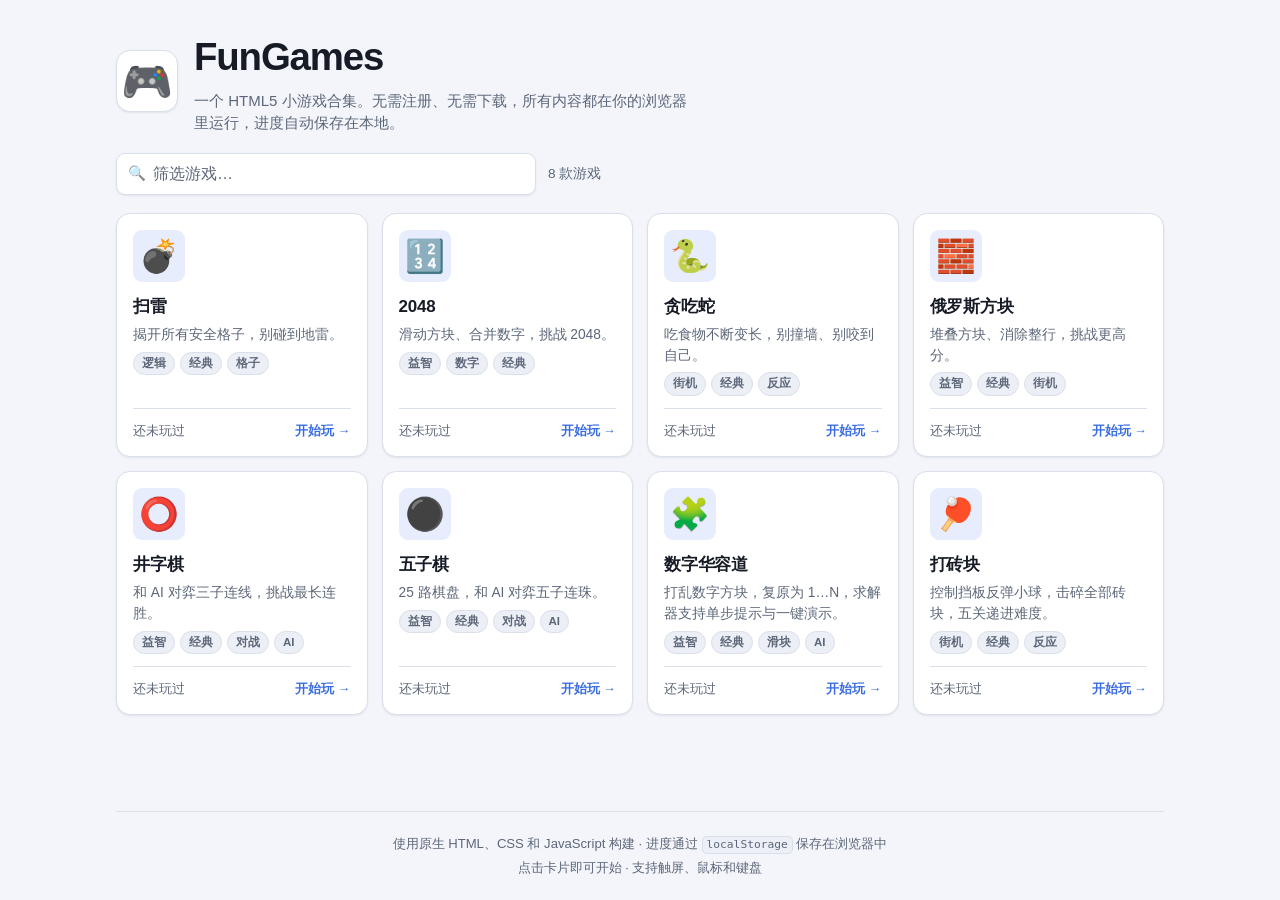
<file: index.html>
<!DOCTYPE html>
<html lang="zh-CN">
<head>
  <meta charset="UTF-8" />
  <meta name="viewport" content="width=device-width, initial-scale=1, viewport-fit=cover" />
  <meta name="description" content="FunGames —— 一个纯前端 HTML5 小游戏合集，无需下载，所有进度都保存在浏览器里。" />
  <meta name="theme-color" content="#0e1117" />
  <title>FunGames · HTML5 小游戏合集</title>
  <link rel="icon" href="data:image/svg+xml,%3Csvg xmlns='http://www.w3.org/2000/svg' viewBox='0 0 100 100'%3E%3Ctext y='.9em' font-size='90'%3E🎮%3C/text%3E%3C/svg%3E" />
  <link rel="stylesheet" href="css/style.css" />
</head>
<body>
  <div class="page page--home">
    <header class="home-hero">
      <div class="home-hero__row">
        <div class="home-hero__logo" aria-hidden="true">🎮</div>
        <div class="home-hero__text">
          <h1>FunGames</h1>
          <p>一个 HTML5 小游戏合集。无需注册、无需下载，所有内容都在你的浏览器里运行，进度自动保存在本地。</p>
        </div>
      </div>

      <div class="home-tools">
        <label class="search">
          <span class="search__icon" aria-hidden="true">🔍</span>
          <input id="game-filter" type="search" placeholder="筛选游戏…" autocomplete="off" aria-label="筛选游戏" />
        </label>
        <p class="game-count" id="game-count" aria-live="polite"></p>
      </div>
    </header>

    <main class="home-main">
      <div class="game-grid" id="game-list"></div>
      <div class="empty-state" id="empty-state" hidden>
        <div class="empty-state__icon" aria-hidden="true">🕹️</div>
        <h2>没有符合条件的游戏</h2>
        <p>换个关键词试试，或者清空筛选条件。</p>
      </div>
    </main>

    <footer class="site-footer">
      <p>
        使用原生 HTML、CSS 和 JavaScript 构建 ·
        进度通过 <code>localStorage</code> 保存在浏览器中
      </p>
      <p class="site-footer__hint">点击卡片即可开始 · 支持触屏、鼠标和键盘</p>
    </footer>
  </div>

  <noscript>
    <div class="noscript-note">
      <strong>需要启用 JavaScript。</strong>FunGames 是纯前端的 HTML5 小游戏合集，开启 JavaScript 后才能正常游玩。
    </div>
  </noscript>

  <script src="js/storage.js"></script>
  <script src="js/ui.js"></script>
  <script src="js/manifest.js"></script>
  <script src="js/app.js"></script>
</body>
</html>
</file>
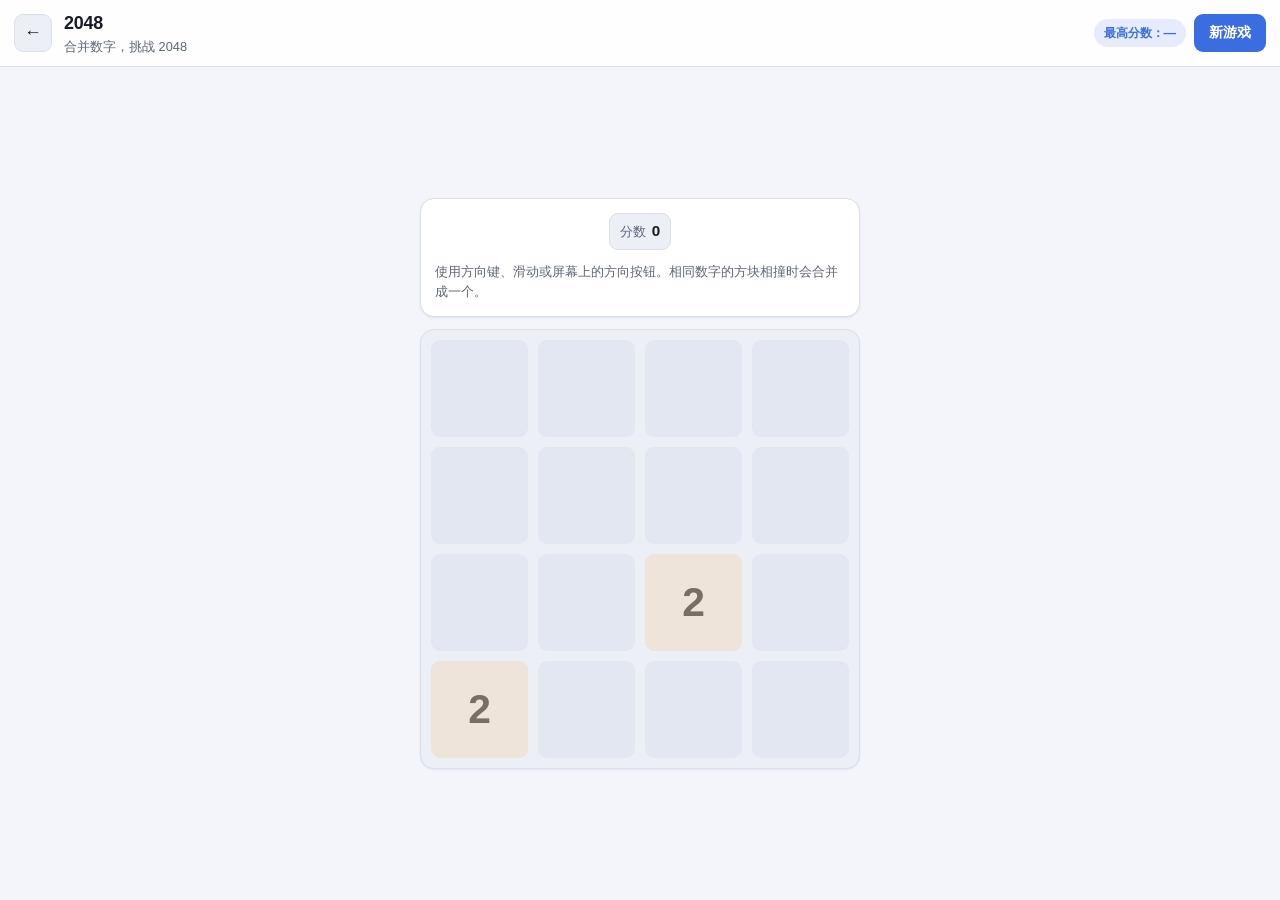
<file: games/2048.html>
<!DOCTYPE html>
<html lang="zh-CN">
<head>
  <meta charset="UTF-8" />
  <meta name="viewport" content="width=device-width, initial-scale=1, viewport-fit=cover" />
  <meta name="description" content="2048 —— 滑动并合并数字方块，挑战 2048。" />
  <title>2048 · FunGames</title>
  <link rel="icon" href="data:image/svg+xml,%3Csvg xmlns='http://www.w3.org/2000/svg' viewBox='0 0 100 100'%3E%3Ctext y='.9em' font-size='90'%3E🎮%3C/text%3E%3C/svg%3E" />
  <link rel="stylesheet" href="../css/style.css" />
</head>
<body>
  <div id="app"></div>
  <noscript>
    <div class="noscript-note"><strong>需要启用 JavaScript。</strong>开启后才能正常游玩。</div>
  </noscript>
  <script src="../js/storage.js"></script>
  <script src="../js/ui.js"></script>
  <script src="../js/games/2048.js"></script>
</body>
</html>
</file>
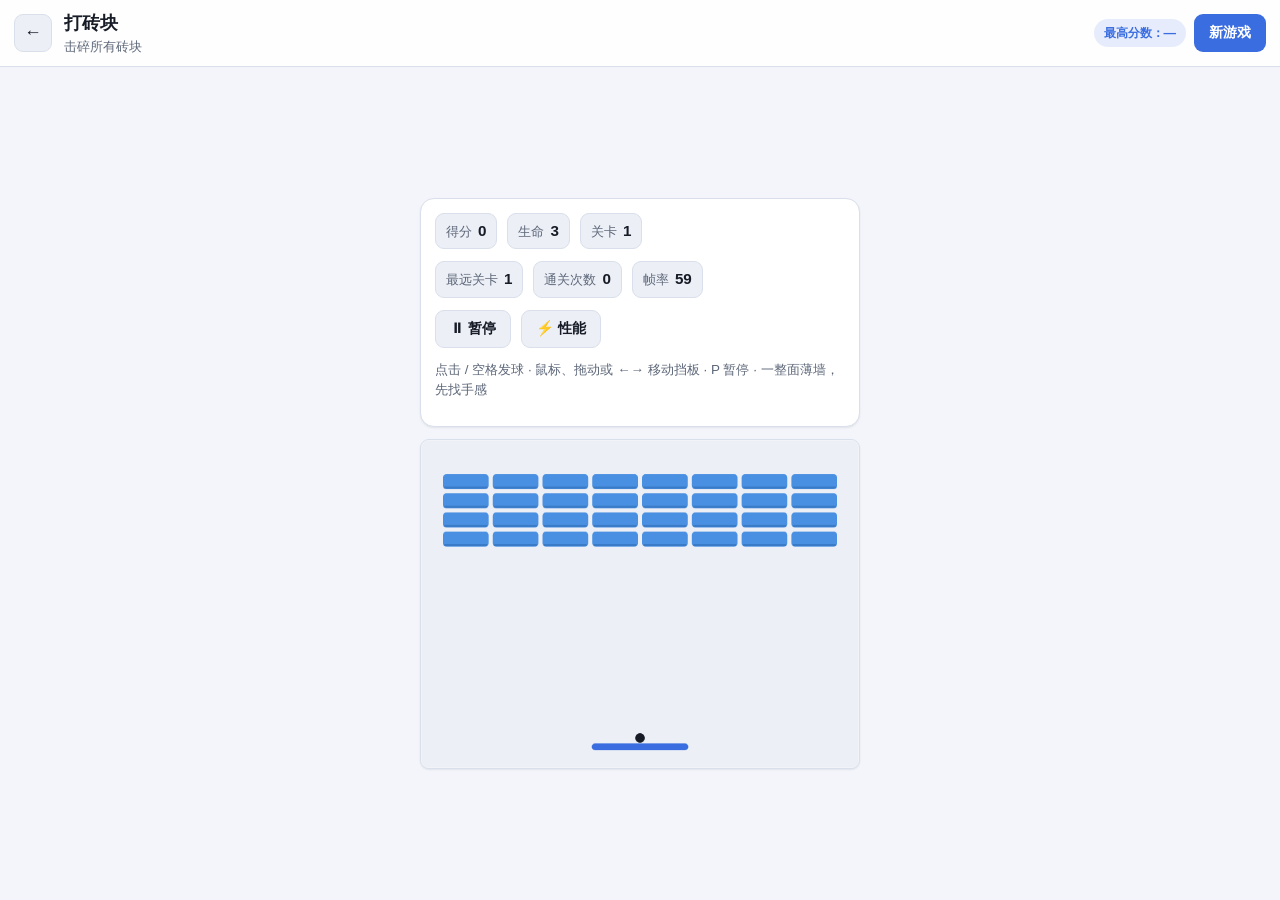
<file: games/breakout.html>
<!DOCTYPE html>
<html lang="zh-CN">
<head>
  <meta charset="UTF-8" />
  <meta name="viewport" content="width=device-width, initial-scale=1, viewport-fit=cover" />
  <meta name="description" content="打砖块 —— 控制挡板反弹小球，击碎所有砖块，五关递进难度。" />
  <title>打砖块 · FunGames</title>
  <link rel="icon" href="data:image/svg+xml,%3Csvg xmlns='http://www.w3.org/2000/svg' viewBox='0 0 100 100'%3E%3Ctext y='.9em' font-size='90'%3E🎮%3C/text%3E%3C/svg%3E" />
  <link rel="stylesheet" href="../css/style.css" />
</head>
<body>
  <div id="app"></div>
  <noscript>
    <div class="noscript-note"><strong>需要启用 JavaScript。</strong>开启后才能正常游玩。</div>
  </noscript>
  <script src="../js/storage.js"></script>
  <script src="../js/ui.js"></script>
  <script src="../js/games/breakout.js"></script>
</body>
</html>
</file>
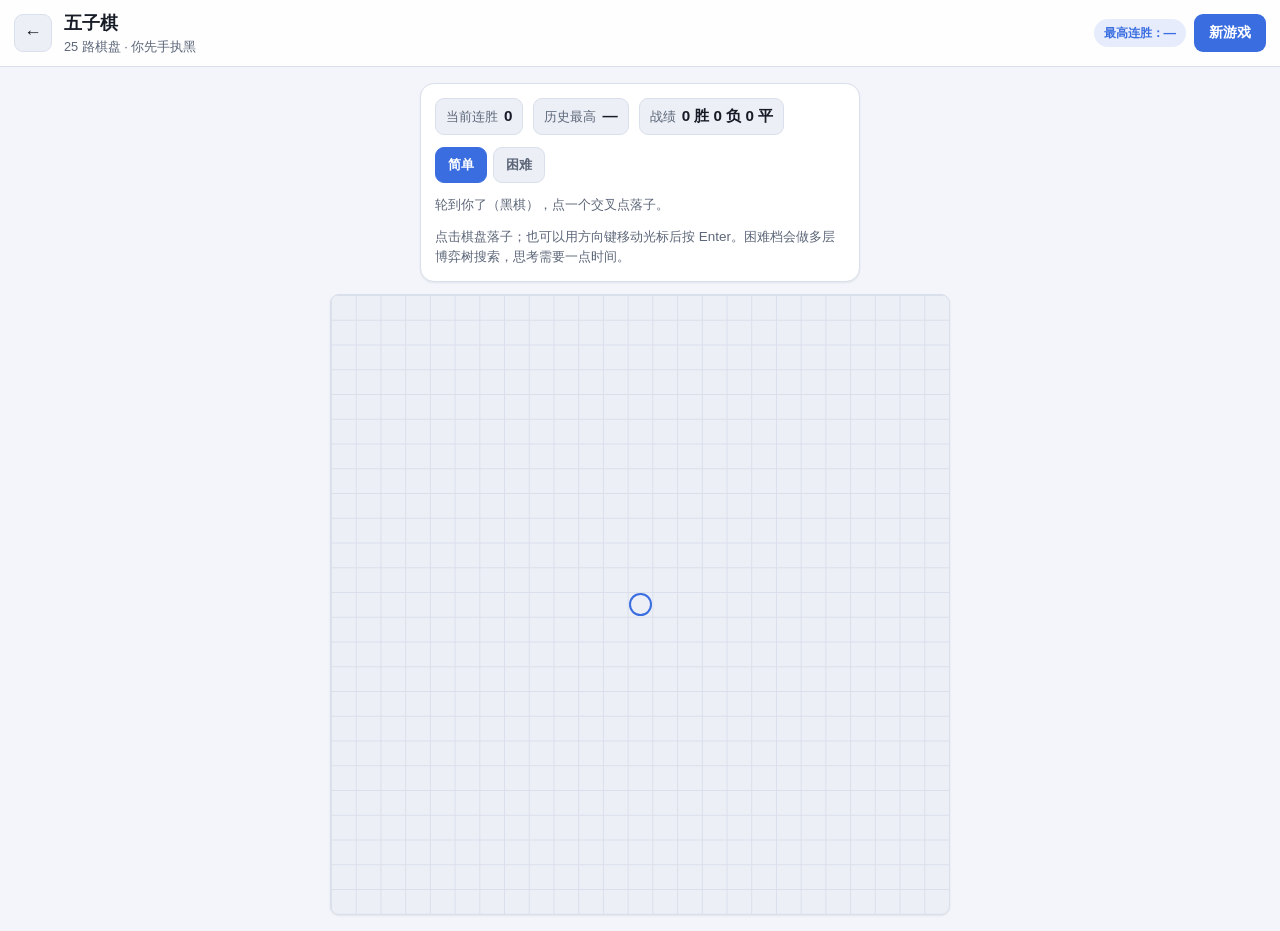
<file: games/gomoku.html>
<!DOCTYPE html>
<html lang="zh-CN">
<head>
  <meta charset="UTF-8" />
  <meta name="viewport" content="width=device-width, initial-scale=1, viewport-fit=cover" />
  <meta name="description" content="五子棋 —— 25 路棋盘，与 AI 对弈，支持简单 / 困难两档难度。" />
  <title>五子棋 · FunGames</title>
  <link rel="icon" href="data:image/svg+xml,%3Csvg xmlns='http://www.w3.org/2000/svg' viewBox='0 0 100 100'%3E%3Ctext y='.9em' font-size='90'%3E🎮%3C/text%3E%3C/svg%3E" />
  <link rel="stylesheet" href="../css/style.css" />
</head>
<body>
  <div id="app"></div>
  <noscript>
    <div class="noscript-note"><strong>需要启用 JavaScript。</strong>开启后才能正常游玩。</div>
  </noscript>
  <script src="../js/storage.js"></script>
  <script src="../js/ui.js"></script>
  <script src="../js/games/gomoku-ai.js"></script>
  <script src="../js/games/gomoku.js"></script>
</body>
</html>
</file>
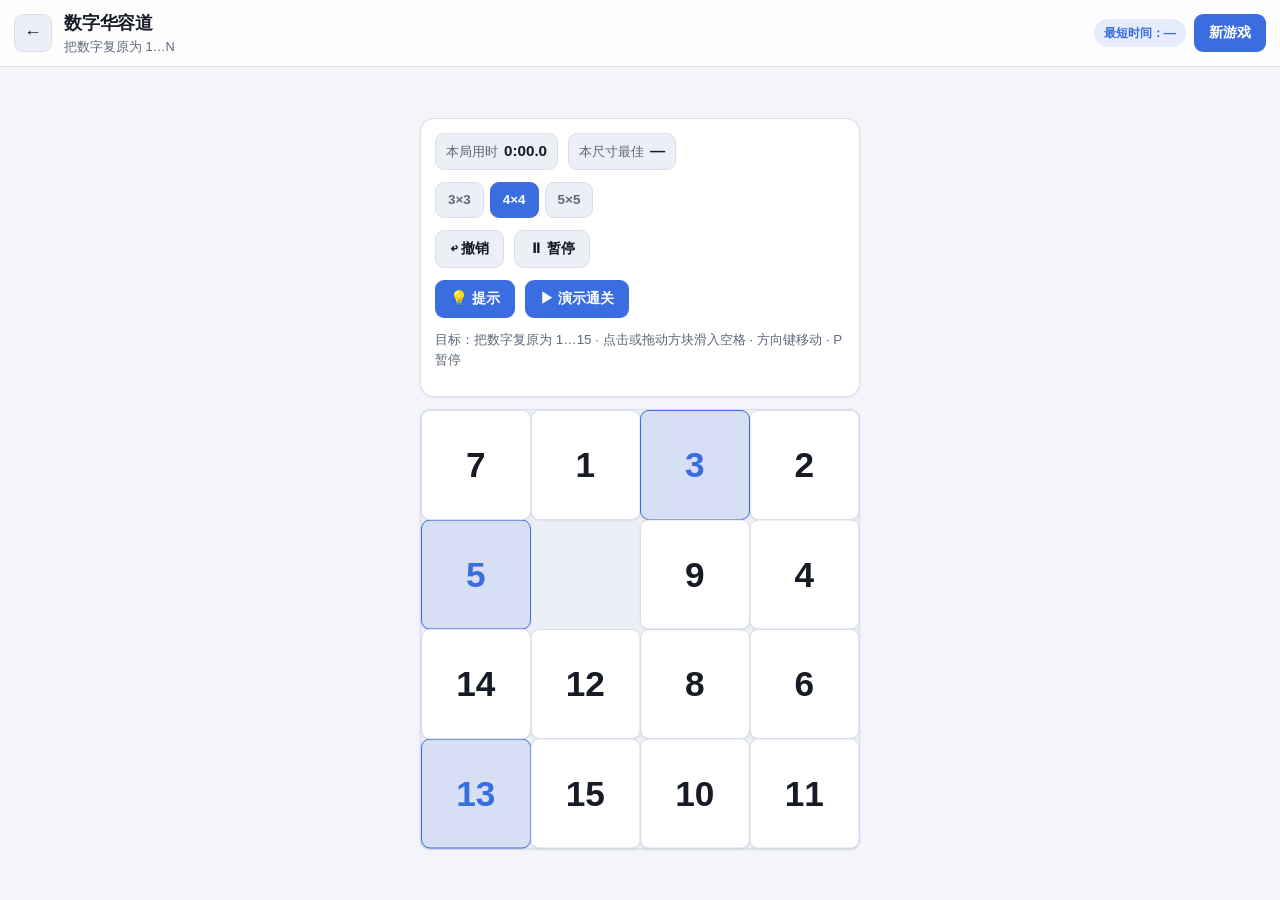
<file: games/klotski.html>
<!DOCTYPE html>
<html lang="zh-CN">
<head>
  <meta charset="UTF-8" />
  <meta name="viewport" content="width=device-width, initial-scale=1, viewport-fit=cover" />
  <meta name="description" content="数字华容道 —— 打乱数字方块并复原为 1…N，支持提示求解与多尺寸。" />
  <title>数字华容道 · FunGames</title>
  <link rel="icon" href="data:image/svg+xml,%3Csvg xmlns='http://www.w3.org/2000/svg' viewBox='0 0 100 100'%3E%3Ctext y='.9em' font-size='90'%3E🎮%3C/text%3E%3C/svg%3E" />
  <link rel="stylesheet" href="../css/style.css" />
</head>
<body>
  <div id="app"></div>
  <noscript>
    <div class="noscript-note"><strong>需要启用 JavaScript。</strong>开启后才能正常游玩。</div>
  </noscript>
  <script src="../js/storage.js"></script>
  <script src="../js/ui.js"></script>
  <script src="../js/games/klotski-solver.js"></script>
  <script src="../js/games/klotski.js"></script>
</body>
</html>
</file>
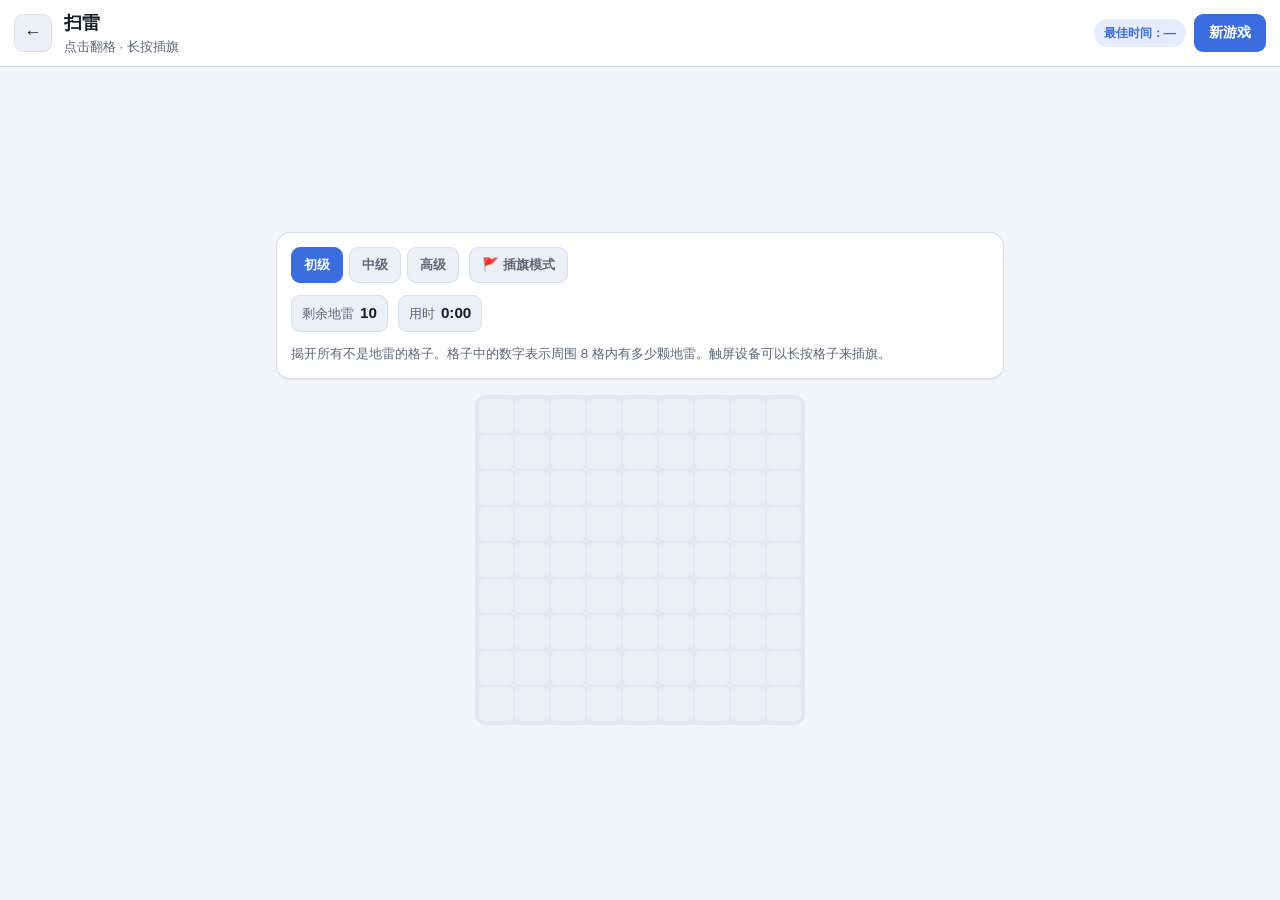
<file: games/minesweeper.html>
<!DOCTYPE html>
<html lang="zh-CN">
<head>
  <meta charset="UTF-8" />
  <meta name="viewport" content="width=device-width, initial-scale=1, viewport-fit=cover" />
  <meta name="description" content="扫雷 —— 经典逻辑益智游戏，支持触屏、鼠标和键盘。" />
  <title>扫雷 · FunGames</title>
  <link rel="icon" href="data:image/svg+xml,%3Csvg xmlns='http://www.w3.org/2000/svg' viewBox='0 0 100 100'%3E%3Ctext y='.9em' font-size='90'%3E🎮%3C/text%3E%3C/svg%3E" />
  <link rel="stylesheet" href="../css/style.css" />
</head>
<body>
  <div id="app"></div>
  <noscript>
    <div class="noscript-note"><strong>需要启用 JavaScript。</strong>开启后才能正常游玩。</div>
  </noscript>
  <script src="../js/storage.js"></script>
  <script src="../js/ui.js"></script>
  <script src="../js/games/minesweeper.js"></script>
</body>
</html>
</file>
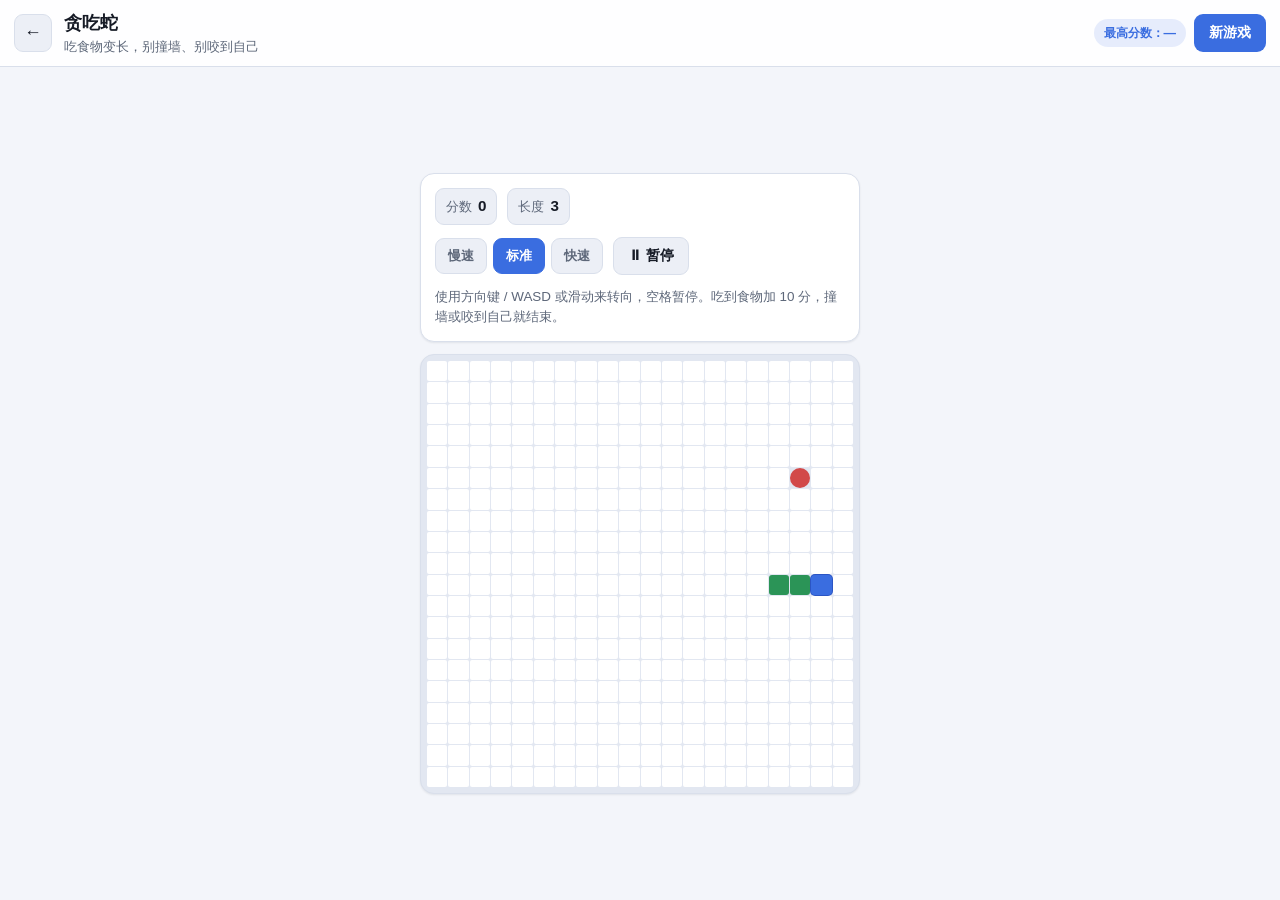
<file: games/snake.html>
<!DOCTYPE html>
<html lang="zh-CN">
<head>
  <meta charset="UTF-8" />
  <meta name="viewport" content="width=device-width, initial-scale=1, viewport-fit=cover" />
  <meta name="description" content="贪吃蛇 —— 经典街机游戏，吃食物变长，支持触屏、鼠标和键盘。" />
  <title>贪吃蛇 · FunGames</title>
  <link rel="icon" href="data:image/svg+xml,%3Csvg xmlns='http://www.w3.org/2000/svg' viewBox='0 0 100 100'%3E%3Ctext y='.9em' font-size='90'%3E🎮%3C/text%3E%3C/svg%3E" />
  <link rel="stylesheet" href="../css/style.css" />
</head>
<body>
  <div id="app"></div>
  <noscript>
    <div class="noscript-note"><strong>需要启用 JavaScript。</strong>开启后才能正常游玩。</div>
  </noscript>
  <script src="../js/storage.js"></script>
  <script src="../js/ui.js"></script>
  <script src="../js/games/snake.js"></script>
</body>
</html>
</file>
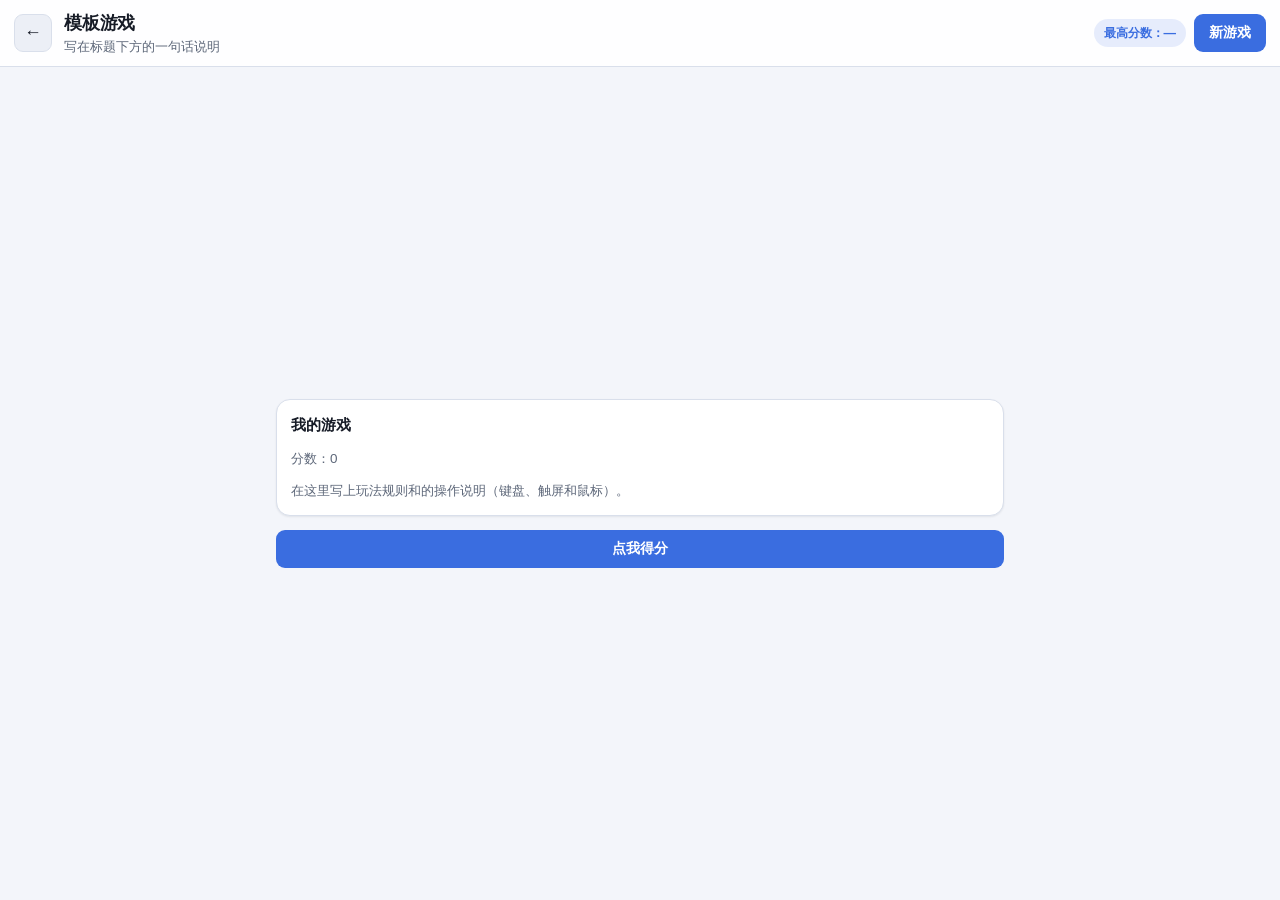
<file: games/template.html>
<!DOCTYPE html>
<html lang="zh-CN">
<head>
  <meta charset="UTF-8" />
  <meta name="viewport" content="width=device-width, initial-scale=1, viewport-fit=cover" />
  <meta name="description" content="新小游戏脚手架模板。" />
  <title>模板游戏 · FunGames</title>
  <link rel="icon" href="data:image/svg+xml,%3Csvg xmlns='http://www.w3.org/2000/svg' viewBox='0 0 100 100'%3E%3Ctext y='.9em' font-size='90'%3E🎮%3C/text%3E%3C/svg%3E" />
  <link rel="stylesheet" href="../css/style.css" />
</head>
<body>
  <!--
    第 1 步：把本文件复制为 games/<your-game>.html
    第 2 步：把 js/games/template.js 复制为 js/games/<your-game>.js
    第 3 步：在 js/manifest.js 中注册这个游戏
  -->
  <div id="app"></div>

  <noscript>
    <div class="noscript-note"><strong>需要启用 JavaScript。</strong>开启后才能正常游玩。</div>
  </noscript>

  <script src="../js/storage.js"></script>
  <script src="../js/ui.js"></script>
  <script src="../js/games/template.js"></script>
</body>
</html>
</file>
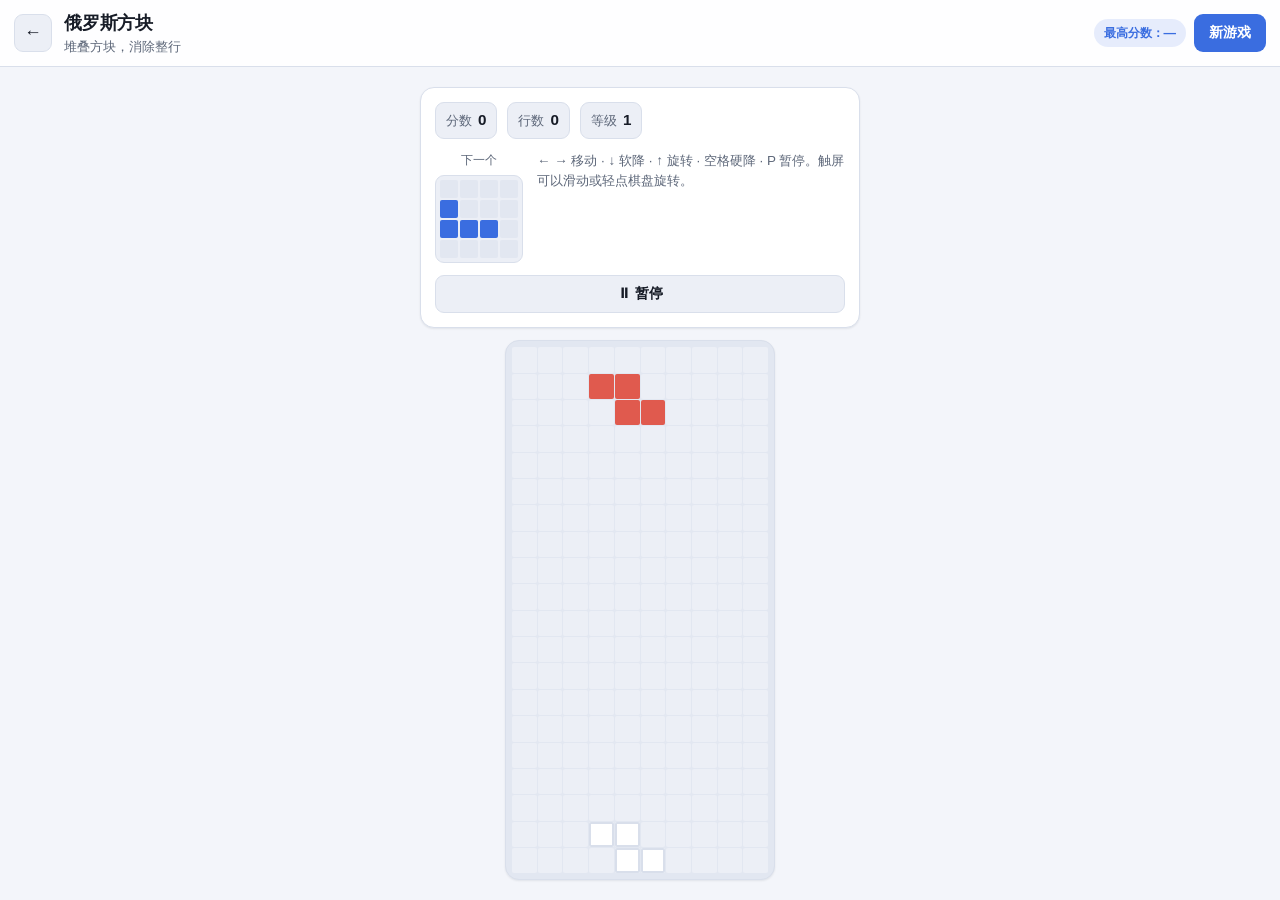
<file: games/tetris.html>
<!DOCTYPE html>
<html lang="zh-CN">
<head>
  <meta charset="UTF-8" />
  <meta name="viewport" content="width=device-width, initial-scale=1, viewport-fit=cover" />
  <meta name="description" content="俄罗斯方块 —— 经典益智游戏，堆叠方块、消除整行，支持触屏、鼠标和键盘。" />
  <title>俄罗斯方块 · FunGames</title>
  <link rel="icon" href="data:image/svg+xml,%3Csvg xmlns='http://www.w3.org/2000/svg' viewBox='0 0 100 100'%3E%3Ctext y='.9em' font-size='90'%3E🎮%3C/text%3E%3C/svg%3E" />
  <link rel="stylesheet" href="../css/style.css" />
</head>
<body>
  <div id="app"></div>
  <noscript>
    <div class="noscript-note"><strong>需要启用 JavaScript。</strong>开启后才能正常游玩。</div>
  </noscript>
  <script src="../js/storage.js"></script>
  <script src="../js/ui.js"></script>
  <script src="../js/games/tetris.js"></script>
</body>
</html>
</file>
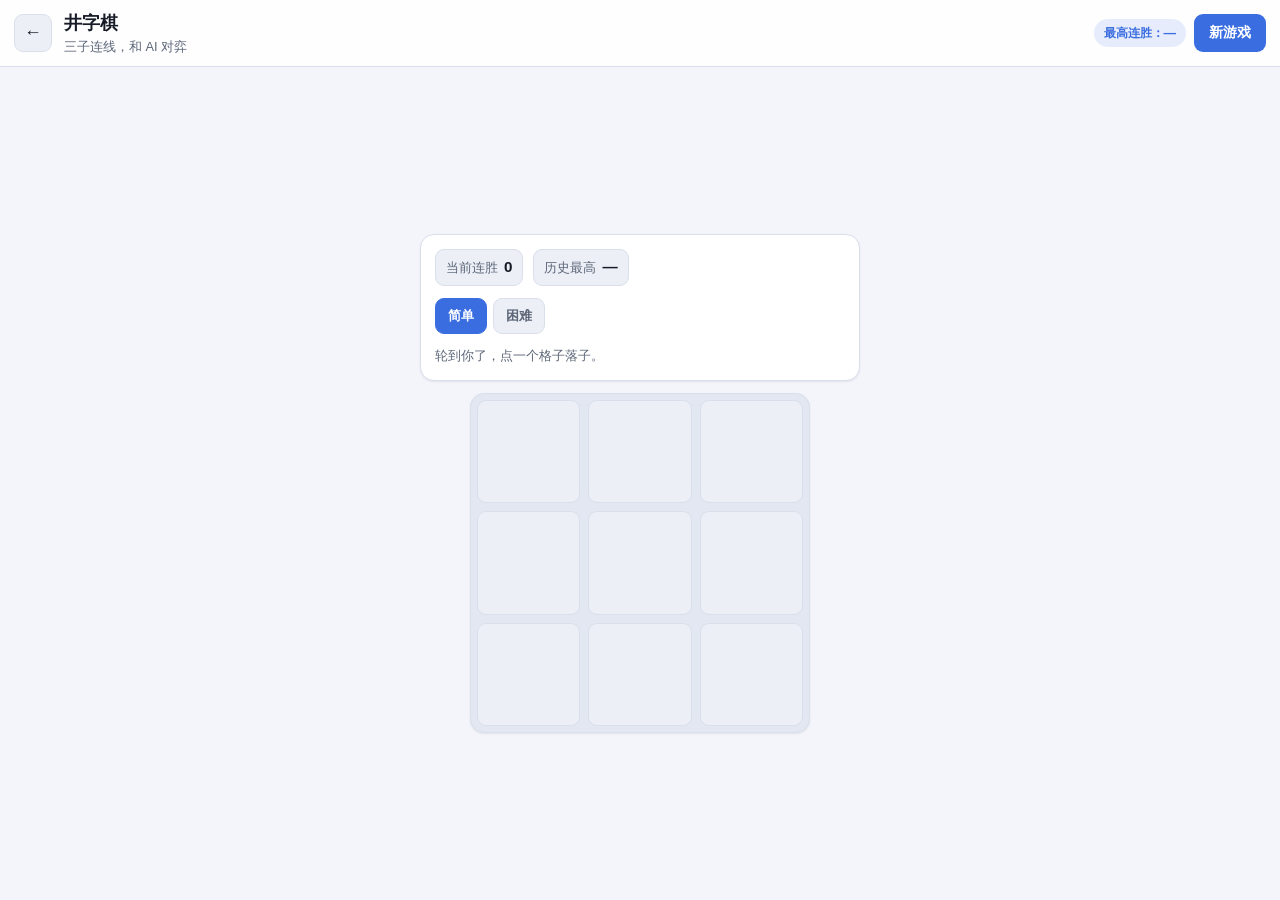
<file: games/tictactoe.html>
<!DOCTYPE html>
<html lang="zh-CN">
<head>
  <meta charset="UTF-8" />
  <meta name="viewport" content="width=device-width, initial-scale=1, viewport-fit=cover" />
  <meta name="description" content="井字棋 —— 和 AI 对弈三子连线，挑战最长连胜。" />
  <title>井字棋 · FunGames</title>
  <link rel="icon" href="data:image/svg+xml,%3Csvg xmlns='http://www.w3.org/2000/svg' viewBox='0 0 100 100'%3E%3Ctext y='.9em' font-size='90'%3E🎮%3C/text%3E%3C/svg%3E" />
  <link rel="stylesheet" href="../css/style.css" />
</head>
<body>
  <div id="app"></div>
  <noscript>
    <div class="noscript-note"><strong>需要启用 JavaScript。</strong>开启后才能正常游玩。</div>
  </noscript>
  <script src="../js/storage.js"></script>
  <script src="../js/ui.js"></script>
  <script src="../js/games/tictactoe.js"></script>
</body>
</html>
</file>
<file: css/style.css>
/* ==========================================================================
   FunGames — global stylesheet
   Mobile-first. Light theme by default, dark theme via prefers-color-scheme.
   ========================================================================== */

:root {
  --bg: #f3f5fa;
  --surface: #ffffff;
  --surface-2: #eceff6;
  --surface-3: #e2e7f1;
  --text: #161b26;
  --text-dim: #5d6779;
  --border: #d9dfeb;
  --accent: #3a6de0;
  --accent-strong: #2b55c4;
  --accent-soft: rgba(58, 109, 224, 0.12);
  --accent-contrast: #ffffff;
  --danger: #d24949;
  --success: #2b9457;
  --warning: #c98a16;

  --radius: 14px;
  --radius-sm: 9px;
  --radius-lg: 20px;

  --shadow: 0 1px 2px rgba(16, 24, 40, 0.06), 0 10px 28px rgba(16, 24, 40, 0.07);
  --shadow-sm: 0 1px 2px rgba(16, 24, 40, 0.08);

  --gap: 10px;
  --pad: 10px;

  --font: -apple-system, BlinkMacSystemFont, "Segoe UI", Roboto, "Helvetica Neue",
    Arial, "Noto Sans", "Apple Color Emoji", "Segoe UI Emoji", sans-serif;
  --mono: ui-monospace, SFMono-Regular, "SF Mono", Menlo, Consolas, monospace;
}

@media (prefers-color-scheme: dark) {
  :root {
    --bg: #0d1017;
    --surface: #161b25;
    --surface-2: #1e2431;
    --surface-3: #272f3f;
    --text: #e8ecf5;
    --text-dim: #97a1b6;
    --border: #2a3142;
    --accent: #6b93ff;
    --accent-strong: #4f78ee;
    --accent-soft: rgba(107, 147, 255, 0.16);
    --accent-contrast: #0b1020;
    --danger: #e86a6a;
    --success: #48b477;
    --warning: #e0aa44;
    --shadow: 0 1px 2px rgba(0, 0, 0, 0.4), 0 12px 32px rgba(0, 0, 0, 0.35);
    --shadow-sm: 0 1px 2px rgba(0, 0, 0, 0.45);
  }
}

/* ---------- Reset / base ---------- */

*,
*::before,
*::after {
  box-sizing: border-box;
}

html {
  -webkit-text-size-adjust: 100%;
  scroll-behavior: smooth;
}

body {
  margin: 0;
  min-height: 100vh;
  min-height: 100dvh;
  background: var(--bg);
  color: var(--text);
  font-family: var(--font);
  font-size: 16px;
  line-height: 1.5;
  -webkit-font-smoothing: antialiased;
  -webkit-tap-highlight-color: transparent;
  overscroll-behavior-y: none;
}

h1, h2, h3, p {
  margin: 0;
}

button {
  font: inherit;
  color: inherit;
  border: 0;
  background: none;
  cursor: pointer;
  touch-action: manipulation;
}

input {
  font: inherit;
  color: inherit;
}

a {
  color: var(--accent);
}

code {
  font-family: var(--mono);
  font-size: 0.86em;
  background: var(--surface-2);
  border: 1px solid var(--border);
  border-radius: 5px;
  padding: 0.1em 0.35em;
}

:focus-visible {
  outline: 3px solid var(--accent);
  outline-offset: 2px;
  border-radius: 6px;
}

/* ---------- Layout shell ---------- */

.page {
  min-height: 100vh;
  min-height: 100dvh;
  display: flex;
  flex-direction: column;
}

.game-main {
  width: 100%;
  max-width: 760px;
  margin: 0 auto;
  padding: 16px;
  padding-bottom: calc(16px + env(safe-area-inset-bottom));
  display: flex;
  flex-direction: column;
  gap: 14px;
  /* 占满首屏剩余高度并垂直居中：窄长屏幕上不会出现「内容挤在顶部、
     下面一大片空白」的被拉长感。safe 保证内容超出时退回顶部对齐。 */
  flex: 1;
  justify-content: safe center;
}

/* ---------- Shared chrome (built by ui.js) ---------- */

.topbar {
  position: sticky;
  top: 0;
  z-index: 20;
  display: flex;
  align-items: center;
  gap: 12px;
  padding: 10px 14px;
  padding-top: calc(10px + env(safe-area-inset-top));
  background: color-mix(in srgb, var(--surface) 88%, transparent);
  -webkit-backdrop-filter: blur(12px);
  backdrop-filter: blur(12px);
  border-bottom: 1px solid var(--border);
}

.topbar__titles {
  min-width: 0;
  flex: 1;
}

.topbar__title {
  font-size: 1.12rem;
  font-weight: 700;
  letter-spacing: -0.01em;
  white-space: nowrap;
  overflow: hidden;
  text-overflow: ellipsis;
}

.topbar__subtitle {
  font-size: 0.8rem;
  color: var(--text-dim);
  white-space: nowrap;
  overflow: hidden;
  text-overflow: ellipsis;
}

.topbar__actions {
  display: flex;
  align-items: center;
  gap: 8px;
  flex-shrink: 0;
}

.icon-btn {
  display: inline-flex;
  align-items: center;
  justify-content: center;
  width: 38px;
  height: 38px;
  border-radius: var(--radius-sm);
  background: var(--surface-2);
  border: 1px solid var(--border);
  color: var(--text);
  text-decoration: none;
  font-size: 1.1rem;
  line-height: 1;
  transition: background 0.15s ease, transform 0.1s ease;
}

.icon-btn:hover { background: var(--surface-3); }
.icon-btn:active { transform: scale(0.95); }

.btn {
  display: inline-flex;
  align-items: center;
  justify-content: center;
  gap: 6px;
  min-height: 38px;
  padding: 0 14px;
  border-radius: var(--radius-sm);
  background: var(--accent);
  color: var(--accent-contrast);
  font-weight: 600;
  font-size: 0.9rem;
  border: 1px solid transparent;
  transition: background 0.15s ease, transform 0.1s ease, box-shadow 0.15s ease;
  white-space: nowrap;
}

.btn:hover { background: var(--accent-strong); }
.btn:active { transform: scale(0.97); }
.btn[disabled] { opacity: 0.5; cursor: not-allowed; }

.btn--ghost {
  background: var(--surface-2);
  color: var(--text);
  border-color: var(--border);
}

.btn--ghost:hover { background: var(--surface-3); }

.btn--danger {
  background: var(--danger);
  color: #fff;
}

.badge {
  display: inline-flex;
  align-items: center;
  gap: 4px;
  padding: 5px 10px;
  border-radius: 999px;
  background: var(--accent-soft);
  color: var(--accent);
  font-size: 0.78rem;
  font-weight: 600;
  font-variant-numeric: tabular-nums;
  white-space: nowrap;
}

.tag {
  display: inline-block;
  padding: 2px 8px;
  border-radius: 999px;
  background: var(--surface-2);
  border: 1px solid var(--border);
  color: var(--text-dim);
  font-size: 0.72rem;
  font-weight: 600;
}

/* ---------- Toast ---------- */

.toast-host {
  position: fixed;
  left: 50%;
  bottom: calc(20px + env(safe-area-inset-bottom));
  transform: translateX(-50%);
  z-index: 60;
  display: flex;
  flex-direction: column;
  align-items: center;
  gap: 8px;
  pointer-events: none;
  width: calc(100% - 32px);
  max-width: 460px;
}

.toast {
  background: var(--text);
  color: var(--bg);
  padding: 10px 16px;
  border-radius: 999px;
  font-size: 0.88rem;
  font-weight: 600;
  box-shadow: var(--shadow);
  opacity: 0;
  transform: translateY(10px);
  transition: opacity 0.2s ease, transform 0.2s ease;
}

.toast--in {
  opacity: 1;
  transform: translateY(0);
}

/* ---------- Home page ---------- */

.page--home {
  max-width: 1080px;
  margin: 0 auto;
  width: 100%;
  padding: 0 16px;
}

.home-hero {
  padding: 28px 0 18px;
  display: flex;
  flex-direction: column;
  gap: 18px;
}

.home-hero__row {
  display: flex;
  align-items: center;
  gap: 16px;
}

.home-hero__logo {
  font-size: 2.6rem;
  line-height: 1;
  width: 62px;
  height: 62px;
  flex-shrink: 0;
  display: grid;
  place-items: center;
  background: var(--surface);
  border: 1px solid var(--border);
  border-radius: var(--radius);
  box-shadow: var(--shadow-sm);
}

.home-hero__text h1 {
  font-size: clamp(1.7rem, 5vw, 2.4rem);
  font-weight: 800;
  letter-spacing: -0.03em;
}

.home-hero__text p {
  color: var(--text-dim);
  font-size: 0.94rem;
  max-width: 60ch;
  margin-top: 4px;
}

.home-tools {
  display: flex;
  align-items: center;
  gap: 12px;
  flex-wrap: wrap;
}

.search {
  position: relative;
  flex: 1;
  min-width: 180px;
  max-width: 420px;
}

.search__icon {
  position: absolute;
  left: 12px;
  top: 50%;
  transform: translateY(-50%);
  font-size: 0.9rem;
  opacity: 0.7;
  pointer-events: none;
}

.search input {
  width: 100%;
  min-height: 42px;
  padding: 0 14px 0 36px;
  border-radius: var(--radius-sm);
  border: 1px solid var(--border);
  background: var(--surface);
  box-shadow: var(--shadow-sm);
}

.search input::placeholder { color: var(--text-dim); }

.game-count {
  color: var(--text-dim);
  font-size: 0.85rem;
  font-variant-numeric: tabular-nums;
}

.home-main {
  padding-bottom: 8px;
}

.game-grid {
  display: grid;
  grid-template-columns: repeat(auto-fill, minmax(240px, 1fr));
  gap: 14px;
}

.game-card {
  display: flex;
  flex-direction: column;
  gap: 12px;
  padding: 16px;
  border-radius: var(--radius);
  background: var(--surface);
  border: 1px solid var(--border);
  box-shadow: var(--shadow-sm);
  text-decoration: none;
  color: inherit;
  transition: transform 0.16s ease, box-shadow 0.16s ease, border-color 0.16s ease;
}

.game-card:hover {
  transform: translateY(-3px);
  box-shadow: var(--shadow);
  border-color: var(--accent);
}

.game-card:active { transform: translateY(-1px) scale(0.99); }

.game-card__icon {
  font-size: 2rem;
  width: 52px;
  height: 52px;
  display: grid;
  place-items: center;
  border-radius: var(--radius-sm);
  background: var(--accent-soft);
}

.game-card__body {
  display: flex;
  flex-direction: column;
  gap: 6px;
}

.game-card__title {
  font-size: 1.06rem;
  font-weight: 700;
  letter-spacing: -0.01em;
}

.game-card__desc {
  color: var(--text-dim);
  font-size: 0.86rem;
}

.game-card__tags {
  display: flex;
  flex-wrap: wrap;
  gap: 5px;
}

.game-card__footer {
  margin-top: auto;
  padding-top: 12px;
  border-top: 1px solid var(--border);
  display: flex;
  align-items: center;
  justify-content: space-between;
  gap: 8px;
  font-size: 0.8rem;
}

.game-card__best {
  color: var(--accent);
  font-weight: 600;
  font-variant-numeric: tabular-nums;
}

.game-card__best--empty {
  color: var(--text-dim);
  font-weight: 500;
}

.game-card__play {
  font-weight: 700;
  color: var(--accent);
}

.empty-state {
  text-align: center;
  padding: 48px 16px;
  color: var(--text-dim);
}

.empty-state__icon { font-size: 2.6rem; margin-bottom: 10px; }
.empty-state h2 { color: var(--text); font-size: 1.1rem; margin-bottom: 6px; }
.empty-note { color: var(--text-dim); padding: 16px; text-align: center; }

.site-footer {
  margin-top: auto;
  padding: 22px 0 calc(22px + env(safe-area-inset-bottom));
  border-top: 1px solid var(--border);
  color: var(--text-dim);
  font-size: 0.82rem;
  text-align: center;
  display: flex;
  flex-direction: column;
  gap: 4px;
}

.noscript-note {
  position: fixed;
  inset: auto 16px 16px 16px;
  background: var(--danger);
  color: #fff;
  padding: 14px 16px;
  border-radius: var(--radius-sm);
  box-shadow: var(--shadow);
  z-index: 100;
}

/* ---------- Game panels ---------- */

.panel {
  width: 100%;
  background: var(--surface);
  border: 1px solid var(--border);
  border-radius: var(--radius);
  padding: 14px;
  box-shadow: var(--shadow-sm);
  display: flex;
  flex-direction: column;
  gap: 12px;
}

.panel__title {
  font-size: 0.95rem;
  font-weight: 700;
}

.panel__hint {
  color: var(--text-dim);
  font-size: 0.84rem;
}

.segmented {
  display: flex;
  gap: 6px;
  flex-wrap: wrap;
}

.segmented__btn {
  padding: 7px 12px;
  min-height: 36px;
  border-radius: var(--radius-sm);
  background: var(--surface-2);
  border: 1px solid var(--border);
  font-size: 0.84rem;
  font-weight: 600;
  color: var(--text-dim);
  transition: background 0.15s ease, color 0.15s ease, border-color 0.15s ease;
}

.segmented__btn:hover { background: var(--surface-3); color: var(--text); }

.segmented__btn[aria-pressed="true"] {
  background: var(--accent);
  border-color: var(--accent);
  color: var(--accent-contrast);
}

.stat-row {
  display: flex;
  align-items: center;
  gap: 10px;
  flex-wrap: wrap;
}

.stat {
  display: flex;
  align-items: baseline;
  gap: 6px;
  padding: 6px 10px;
  border-radius: var(--radius-sm);
  background: var(--surface-2);
  border: 1px solid var(--border);
  font-size: 0.82rem;
  color: var(--text-dim);
}

.stat strong {
  color: var(--text);
  font-variant-numeric: tabular-nums;
  font-size: 0.95rem;
}

/* ---------- Overlay (win / lose) ---------- */

.overlay {
  position: absolute;
  inset: 0;
  z-index: 10;
  display: flex;
  flex-direction: column;
  align-items: center;
  justify-content: center;
  gap: 10px;
  text-align: center;
  padding: 18px;
  border-radius: var(--radius);
  background: color-mix(in srgb, var(--surface) 88%, transparent);
  -webkit-backdrop-filter: blur(6px);
  backdrop-filter: blur(6px);
  animation: overlay-in 0.22s ease both;
}

.overlay[hidden] { display: none; }

.overlay__icon {
  font-size: 2.2rem;
  line-height: 1;
}

.overlay__title {
  font-size: clamp(1.4rem, 6vw, 2rem);
  font-weight: 800;
  letter-spacing: -0.02em;
}

.overlay__text {
  color: var(--text-dim);
  font-size: 0.9rem;
  max-width: 34ch;
}

.overlay__actions {
  display: flex;
  gap: 8px;
  flex-wrap: wrap;
  justify-content: center;
  margin-top: 4px;
}

@keyframes overlay-in {
  from { opacity: 0; transform: scale(0.98); }
  to { opacity: 1; transform: scale(1); }
}

/* ==========================================================================
   Minesweeper
   ========================================================================== */

.ms-wrap {
  width: 100%;
  display: flex;
  flex-direction: column;
  gap: 12px;
  align-items: center;
}

.ms-stage {
  position: relative;
  width: 100%;
  /* 让棋盘在舞台内水平居中（舞台本身是普通块级盒子，
     否则里面的棋盘会默认左对齐）。 */
  display: flex;
  flex-direction: column;
  align-items: center;
}

.ms-board-scroll {
  width: 100%;
  max-width: 100%;
  overflow: auto;
  padding: 4px 2px 10px;
  -webkit-overflow-scrolling: touch;
}

.ms-board {
  display: grid;
  gap: 2px;
  width: max-content;
  margin: 0 auto;
  background: var(--surface-3);
  padding: 4px;
  border-radius: var(--radius-sm);
  user-select: none;
  touch-action: manipulation;
}

.ms-cell {
  width: var(--cell, 32px);
  height: var(--cell, 32px);
  display: flex;
  align-items: center;
  justify-content: center;
  border-radius: 5px;
  background: var(--surface-2);
  border: 1px solid transparent;
  font-size: calc(var(--cell, 32px) * 0.52);
  font-weight: 700;
  font-variant-numeric: tabular-nums;
  line-height: 1;
  padding: 0;
  cursor: pointer;
  transition: background 0.12s ease, transform 0.06s ease;
}

.ms-cell:hover:not(.ms-cell--open):not(.ms-cell--flag) {
  background: var(--surface-3);
}

.ms-cell:active:not(.ms-cell--open) { transform: scale(0.94); }

.ms-cell--open {
  background: var(--surface);
  border-color: var(--border);
  cursor: default;
}

.ms-cell--flag { color: var(--danger); }

.ms-cell--mine { background: var(--surface-3); }

.ms-cell--boom {
  background: var(--danger);
  color: #fff;
  animation: boom 0.35s ease;
}

.ms-cell--wrong { background: var(--warning); color: #fff; }

@keyframes boom {
  0% { transform: scale(0.6); }
  60% { transform: scale(1.18); }
  100% { transform: scale(1); }
}

.ms-n1 { color: #1e6fd9; }
.ms-n2 { color: #2b9457; }
.ms-n3 { color: #d24949; }
.ms-n4 { color: #4a3fb5; }
.ms-n5 { color: #a34a12; }
.ms-n6 { color: #12838c; }
.ms-n7 { color: #333a45; }
.ms-n8 { color: #6b7280; }

@media (prefers-color-scheme: dark) {
  .ms-n7 { color: #c3cad8; }
}

.ms-flag-toggle[aria-pressed="true"] {
  background: var(--danger);
  border-color: var(--danger);
  color: #fff;
}

/* ==========================================================================
   2048
   ========================================================================== */

.g2048 {
  width: 100%;
  display: flex;
  flex-direction: column;
  gap: 12px;
  align-items: center;
}

.g2048__board {
  position: relative;
  width: min(100%, 440px);
  aspect-ratio: 1 / 1;
  padding: var(--pad);
  border-radius: var(--radius);
  background: var(--surface-2);
  border: 1px solid var(--border);
  box-shadow: var(--shadow-sm);
  touch-action: none;
  overflow: hidden;
}

.g2048__bg {
  position: absolute;
  inset: var(--pad);
  display: grid;
  grid-template-columns: repeat(4, 1fr);
  grid-template-rows: repeat(4, 1fr);
  gap: var(--gap);
}

.g2048__bg span {
  border-radius: var(--radius-sm);
  background: var(--surface-3);
}

.g2048__tiles {
  position: absolute;
  inset: var(--pad);
}

.tile {
  position: absolute;
  top: 0;
  left: 0;
  width: var(--cell);
  height: var(--cell);
  display: flex;
  align-items: center;
  justify-content: center;
  border-radius: var(--radius-sm);
  font-weight: 800;
  font-variant-numeric: tabular-nums;
  font-size: calc(var(--cell) * 0.42);
  /* 只做一段很短的平滑滑动：用 transform 过渡，而不是关键帧动画。
     关键帧动画会覆盖内联的 translate() 定位（方块从左上角飞入），
     过渡则不会，所以这样是安全的。 */
  transition: transform 0.12s ease;
}

.tile--2    { background: #eee4da; color: #776e65; }
.tile--4    { background: #ede0c8; color: #776e65; }
.tile--8    { background: #f2b179; color: #f9f6f2; }
.tile--16   { background: #f59563; color: #f9f6f2; }
.tile--32   { background: #f67c5f; color: #f9f6f2; }
.tile--64   { background: #f65e3b; color: #f9f6f2; }
.tile--128  { background: #edcf72; color: #f9f6f2; box-shadow: 0 0 12px rgba(243, 215, 116, 0.35); }
.tile--256  { background: #edcc61; color: #f9f6f2; box-shadow: 0 0 14px rgba(243, 215, 116, 0.4); }
.tile--512  { background: #edc850; color: #f9f6f2; box-shadow: 0 0 16px rgba(243, 215, 116, 0.45); }
.tile--1024 { background: #edc53f; color: #f9f6f2; box-shadow: 0 0 18px rgba(243, 215, 116, 0.5); }
.tile--2048 { background: #edc22e; color: #f9f6f2; box-shadow: 0 0 22px rgba(243, 215, 116, 0.6); }
.tile--super { background: #3c3a32; color: #f9f6f2; }

@media (prefers-color-scheme: dark) {
  .tile--2    { background: #3a4152; color: #e8ecf5; }
  .tile--4    { background: #4a4658; color: #e8ecf5; }
}

/* 出现（新方块、合并后的方块）：原地淡入 */
.tile--new,
.tile--merged { animation: tile-fade-in 0.16s ease-out; }

/* 消失（被合并掉的方块）：原地淡出 */
.tile--absorbed { animation: tile-fade-out 0.15s ease-in forwards; }

@keyframes tile-fade-in {
  from { opacity: 0; }
  to { opacity: 1; }
}

@keyframes tile-fade-out {
  from { opacity: 1; }
  to { opacity: 0; }
}

.g2048__pad {
  display: grid;
  grid-template-columns: repeat(4, 46px);
  grid-template-rows: repeat(2, 46px);
  gap: 8px;
  justify-content: center;
}

.g2048__pad .btn {
  min-height: 0;
  padding: 0;
  font-size: 1.1rem;
  background: var(--surface-2);
  color: var(--text);
  border: 1px solid var(--border);
}

.g2048__pad .btn:hover { background: var(--surface-3); }

/* Show the on-screen pad on touch devices / narrow screens. */
@media (hover: hover) and (pointer: fine) and (min-width: 620px) {
  .g2048__pad { display: none; }
}

.g2048__score-row {
  display: flex;
  gap: 10px;
  flex-wrap: wrap;
  justify-content: center;
}

/* 分数面板与棋盘等宽，视觉上更紧凑，不会在宽屏幕上被拉得很长。 */
.g2048 .panel {
  width: min(100%, 440px);
}

/* ==========================================================================
   Snake
   ========================================================================== */

.snake {
  width: 100%;
  display: flex;
  flex-direction: column;
  gap: 12px;
  align-items: center;
}

/* 分数面板与棋盘等宽，视觉上更紧凑，不会在宽屏幕上被拉得很长。 */
.snake .panel {
  width: min(100%, 440px);
}

.snake__stage {
  position: relative;
  width: 100%;
  display: flex;
  flex-direction: column;
  align-items: center;
}

.snake__board {
  display: grid;
  grid-template-columns: repeat(20, 1fr);
  grid-template-rows: repeat(20, 1fr);
  gap: 1px;
  width: min(100%, 440px);
  aspect-ratio: 1 / 1;
  padding: 6px;
  border-radius: var(--radius);
  background: var(--surface-3);
  border: 1px solid var(--border);
  box-shadow: var(--shadow-sm);
  touch-action: none;
  user-select: none;
  overflow: hidden;
}

.snake__cell {
  border-radius: 2px;
  background: var(--surface);
}

.snake__cell--body {
  background: var(--success);
  border-radius: 3px;
}

.snake__cell--head {
  background: var(--accent);
  border-radius: 4px;
  box-shadow: 0 0 0 1px var(--accent-strong);
}

.snake__cell--food {
  background: var(--danger);
  border-radius: 50%;
  animation: snake-food-pulse 1.1s ease-in-out infinite;
}

@keyframes snake-food-pulse {
  0%, 100% { transform: scale(0.82); }
  50% { transform: scale(1); }
}

.snake__pad {
  display: grid;
  grid-template-columns: repeat(4, 46px);
  grid-template-rows: repeat(2, 46px);
  gap: 8px;
  justify-content: center;
}

.snake__pad .btn {
  min-height: 0;
  padding: 0;
  font-size: 1.1rem;
  background: var(--surface-2);
  color: var(--text);
  border: 1px solid var(--border);
}

.snake__pad .btn:hover { background: var(--surface-3); }

/* Show the on-screen pad on touch devices / narrow screens. */
@media (hover: hover) and (pointer: fine) and (min-width: 620px) {
  .snake__pad { display: none; }
}

/* ==========================================================================
   Tetris
   ========================================================================== */

.tetris {
  width: 100%;
  display: flex;
  flex-direction: column;
  gap: 12px;
  align-items: center;
}

.tetris .panel {
  width: min(100%, 440px);
}

.tetris__mid {
  display: flex;
  gap: 14px;
  align-items: flex-start;
}

.tetris__mid .panel__hint {
  flex: 1;
}

.tetris__next {
  display: flex;
  flex-direction: column;
  gap: 6px;
  align-items: center;
  flex: none;
}

.tetris__next-title {
  font-size: 0.78rem;
  color: var(--text-dim);
}

.tetris__next-grid {
  display: grid;
  grid-template-columns: repeat(4, 18px);
  grid-template-rows: repeat(4, 18px);
  gap: 2px;
  padding: 4px;
  border-radius: var(--radius-sm);
  background: var(--surface-2);
  border: 1px solid var(--border);
}

.tetris__mini {
  border-radius: 2px;
  background: var(--surface-3);
}

.tetris__stage {
  position: relative;
  width: 100%;
  display: flex;
  flex-direction: column;
  align-items: center;
}

.tetris__board {
  display: grid;
  grid-template-columns: repeat(10, 1fr);
  grid-template-rows: repeat(20, 1fr);
  gap: 1px;
  width: min(100%, 320px, 30vh);
  aspect-ratio: 1 / 2;
  padding: 6px;
  border-radius: var(--radius);
  background: var(--surface-3);
  border: 1px solid var(--border);
  box-shadow: var(--shadow-sm);
  touch-action: none;
  user-select: none;
  overflow: hidden;
}

.tetris__cell {
  border-radius: 2px;
  background: var(--surface-2);
}

.tetris__cell--ghost {
  background: var(--surface);
  box-shadow: inset 0 0 0 2px var(--border);
}

.tetris__cell--1, .tetris__mini--1 { background: #2f9fd8; }
.tetris__cell--2, .tetris__mini--2 { background: #f2c230; }
.tetris__cell--3, .tetris__mini--3 { background: #a25fd8; }
.tetris__cell--4, .tetris__mini--4 { background: #3fbf6f; }
.tetris__cell--5, .tetris__mini--5 { background: #e05a4e; }
.tetris__cell--6, .tetris__mini--6 { background: #3a6de0; }
.tetris__cell--7, .tetris__mini--7 { background: #e88b2a; }

.tetris__pad {
  display: flex;
  gap: 8px;
  justify-content: center;
  flex-wrap: wrap;
}

.tetris__pad .btn {
  min-width: 52px;
  min-height: 46px;
  font-size: 1.05rem;
  background: var(--surface-2);
  color: var(--text);
  border: 1px solid var(--border);
}

.tetris__pad .btn:hover { background: var(--surface-3); }

/* Show the on-screen pad on touch devices / narrow screens. */
@media (hover: hover) and (pointer: fine) and (min-width: 620px) {
  .tetris__pad { display: none; }
}

/* ==========================================================================
   Tic-tac-toe
   ========================================================================== */

.ttt {
  width: 100%;
  display: flex;
  flex-direction: column;
  gap: 12px;
  align-items: center;
}

.ttt .panel {
  width: min(100%, 440px);
}

.ttt__stage {
  position: relative;
  width: 100%;
  display: flex;
  flex-direction: column;
  align-items: center;
}

.ttt__board {
  display: grid;
  grid-template-columns: repeat(3, 1fr);
  gap: 8px;
  width: min(100%, 340px);
  padding: 6px;
  border-radius: var(--radius);
  background: var(--surface-3);
  border: 1px solid var(--border);
  box-shadow: var(--shadow-sm);
  user-select: none;
}

.ttt__cell {
  aspect-ratio: 1 / 1;
  border-radius: var(--radius-sm);
  background: var(--surface-2);
  border: 1px solid var(--border);
  font-size: clamp(2rem, 9vw, 2.8rem);
  font-weight: 800;
  line-height: 1;
  color: var(--text);
  cursor: pointer;
  transition: background 0.12s ease, transform 0.06s ease;
}

.ttt__cell:hover:not(:disabled) { background: var(--surface-3); }
.ttt__cell:active:not(:disabled) { transform: scale(0.95); }
.ttt__cell:disabled { cursor: default; }

.ttt__cell--x { color: var(--accent); }
.ttt__cell--o { color: var(--danger); }

.ttt__cell--win {
  background: var(--success);
  border-color: var(--success);
  color: #fff;
}

/* ==========================================================================
   Gomoku
   ========================================================================== */

.gomoku {
  width: 100%;
  display: flex;
  flex-direction: column;
  gap: 12px;
  align-items: center;
}

.gomoku .panel {
  width: min(100%, 440px);
}

.gomoku__stage {
  width: 100%;
  display: flex;
  flex-direction: column;
  align-items: center;
}

.gomoku__board-scroll {
  width: 100%;
  overflow: auto;
  padding: 4px 2px 10px;
  -webkit-overflow-scrolling: touch;
}

.gomoku__board {
  display: grid;
  grid-template-columns: repeat(25, 1fr);
  width: max(420px, min(100%, 620px));
  aspect-ratio: 1 / 1;
  margin: 0 auto;
  border: 1px solid var(--border);
  border-radius: var(--radius-sm);
  background-color: var(--surface-2);
  background-image:
    linear-gradient(to right, var(--border) 1px, transparent 1px),
    linear-gradient(to bottom, var(--border) 1px, transparent 1px);
  background-size: calc(100% / 25) calc(100% / 25);
  box-shadow: var(--shadow-sm);
  touch-action: manipulation;
  user-select: none;
}

.gomoku__cell {
  position: relative;
  aspect-ratio: 1 / 1;
  padding: 0;
  border: 0;
  background: transparent;
  cursor: pointer;
}

.gomoku__cell:disabled {
  cursor: default;
}

/* 棋子 */
.gomoku__cell--b::before,
.gomoku__cell--w::before {
  content: '';
  position: absolute;
  inset: 10%;
  border-radius: 50%;
  transition: transform 0.08s ease;
}

.gomoku__cell--b::before {
  background: #1d2431;
  box-shadow: inset -1px -2px 3px rgba(0, 0, 0, 0.5), 0 1px 2px rgba(0, 0, 0, 0.3);
}

.gomoku__cell--w::before {
  background: #f3f5fa;
  box-shadow: 0 0 0 1px var(--border), inset -1px -2px 3px rgba(0, 0, 0, 0.2),
    0 1px 2px rgba(0, 0, 0, 0.3);
}

.gomoku__cell:not(:disabled):hover::before {
  transform: scale(1.06);
}

/* 最后一手标记 */
.gomoku__cell--last::after {
  content: '';
  position: absolute;
  inset: 40%;
  border-radius: 50%;
  background: var(--danger);
}

.gomoku__cell--last.gomoku__cell--w::after {
  background: var(--danger);
}

/* 五连高亮 */
.gomoku__cell--win::before {
  box-shadow: 0 0 0 2px var(--success), 0 0 10px var(--success);
}

/* 键盘光标 */
.gomoku__cell--cursor::after {
  content: '';
  position: absolute;
  inset: 4%;
  border-radius: 50%;
  border: 2px solid var(--accent);
  box-sizing: border-box;
}

.gomoku__board:focus-visible {
  outline: 2px solid var(--accent);
  outline-offset: 2px;
}

/* ==========================================================================
   Klotski (sliding number puzzle)
   ========================================================================== */

.kp {
  width: 100%;
  display: flex;
  flex-direction: column;
  gap: 12px;
  align-items: center;
}

.kp .panel {
  width: min(100%, 440px);
}

.kp__stage {
  width: 100%;
  display: flex;
  flex-direction: column;
  align-items: center;
}

.kp__board-wrap {
  width: 100%;
  overflow: auto;
  padding: 4px 2px 10px;
  -webkit-overflow-scrolling: touch;
}

.kp__board {
  position: relative;
  width: max(300px, min(100%, 440px));
  aspect-ratio: 1 / 1;
  margin: 0 auto;
  border-radius: var(--radius-sm);
  background: var(--surface-2);
  border: 1px solid var(--border);
  box-shadow: var(--shadow-sm);
  touch-action: none;
  user-select: none;
  outline: none;
}

.kp__board:focus-visible {
  box-shadow: 0 0 0 2px var(--accent);
}

.kp__cell {
  position: absolute;
  top: 0;
  left: 0;
  width: calc(100% / var(--n));
  height: calc(100% / var(--n));
  display: flex;
  align-items: center;
  justify-content: center;
  box-sizing: border-box;
  font-weight: 800;
  font-variant-numeric: tabular-nums;
  font-size: calc(min(100vw, 440px) / var(--n) * 0.32);
  border-radius: var(--radius-sm);
  background: var(--surface);
  border: 1px solid var(--border);
  box-shadow: var(--shadow-sm);
  color: var(--text);
  cursor: pointer;
  transition: transform 0.16s ease, background 0.15s ease, box-shadow 0.15s ease;
}

.kp__cell--blank {
  background: transparent;
  border-color: transparent;
  box-shadow: none;
  cursor: default;
}

.kp__cell--ok {
  background: var(--accent-soft);
  border-color: var(--accent);
  color: var(--accent);
}

.kp__cell--hint {
  background: var(--warning);
  border-color: var(--warning);
  color: #fff;
  box-shadow: 0 0 0 2px var(--warning), 0 0 12px rgba(201, 138, 22, 0.55);
}

.kp__cell--win {
  background: var(--success);
  border-color: var(--success);
  color: #fff;
  box-shadow: 0 0 0 2px var(--success), 0 0 12px rgba(43, 148, 87, 0.5);
}

/* ==========================================================================
   Breakout
   ========================================================================== */

.bk {
  width: 100%;
  display: flex;
  flex-direction: column;
  gap: 12px;
  align-items: center;
}

.bk .panel {
  width: min(100%, 440px);
}

.bk__stage {
  position: relative;
  width: 100%;
  display: flex;
  flex-direction: column;
  align-items: center;
  gap: 10px;
}

.bk__canvas {
  display: block;
  /* 宽高比由 JS 按设备写入 --bk-ratio（竖版 3/4，桌面横版 4/3） */
  aspect-ratio: var(--bk-ratio, 3 / 4);
  width: min(100%, 440px);
  border-radius: var(--radius-sm);
  border: 1px solid var(--border);
  box-shadow: var(--shadow-sm);
  background: var(--surface-2);
  touch-action: none;
  /* 指针移到长方形游戏区里就藏起来，避免遮挡落点（触屏无影响） */
  cursor: none;
}

.bk__pad {
  display: flex;
  gap: 12px;
  justify-content: center;
}

.bk__pad .btn {
  width: 72px;
  min-height: 52px;
  font-size: 1.25rem;
}

/* 宽屏幕 + 精确指针（鼠标）时不需要屏幕按钮 */
@media (hover: hover) and (pointer: fine) and (min-width: 620px) {
  .bk__pad { display: none; }
}

/* ---------- Responsive tuning ---------- */

@media (max-width: 560px) {
  .topbar { gap: 8px; padding-left: 10px; padding-right: 10px; }
  .topbar__title { font-size: 1rem; }
  .badge { font-size: 0.72rem; padding: 4px 8px; }
  .btn { font-size: 0.84rem; padding: 0 11px; }
  .game-main { padding: 12px; gap: 10px; }
  .game-grid { grid-template-columns: repeat(auto-fill, minmax(200px, 1fr)); gap: 12px; }
  .home-hero { padding-top: 20px; }
  .g2048 { gap: 10px; }
  .g2048 .panel { padding: 12px; gap: 10px; }
  .g2048__board { --pad: 8px; }
  .g2048__pad {
    grid-template-columns: repeat(4, 44px);
    grid-template-rows: repeat(2, 44px);
    gap: 6px;
  }
  .snake { gap: 10px; }
  .snake .panel { padding: 12px; gap: 10px; }
  .snake__board { padding: 4px; }
  .snake__pad {
    grid-template-columns: repeat(4, 44px);
    grid-template-rows: repeat(2, 44px);
    gap: 6px;
  }
  .tetris { gap: 10px; }
  .tetris .panel { padding: 12px; gap: 10px; }
  .tetris__board { padding: 4px; }
  .tetris__pad .btn { min-width: 48px; min-height: 42px; }
  .ttt__board { padding: 4px; gap: 6px; }
  .gomoku { gap: 10px; }
  .gomoku .panel { padding: 12px; gap: 10px; }
}

@media (max-width: 360px) {
  .topbar__actions { gap: 6px; }
  .badge { display: none; }
  .game-grid { grid-template-columns: 1fr; }
}

/* ---------- Motion preferences ---------- */

@media (prefers-reduced-motion: reduce) {
  html { scroll-behavior: auto; }
  *,
  *::before,
  *::after {
    animation-duration: 0.001ms !important;
    animation-iteration-count: 1 !important;
    transition-duration: 0.001ms !important;
  }
}
</file>
